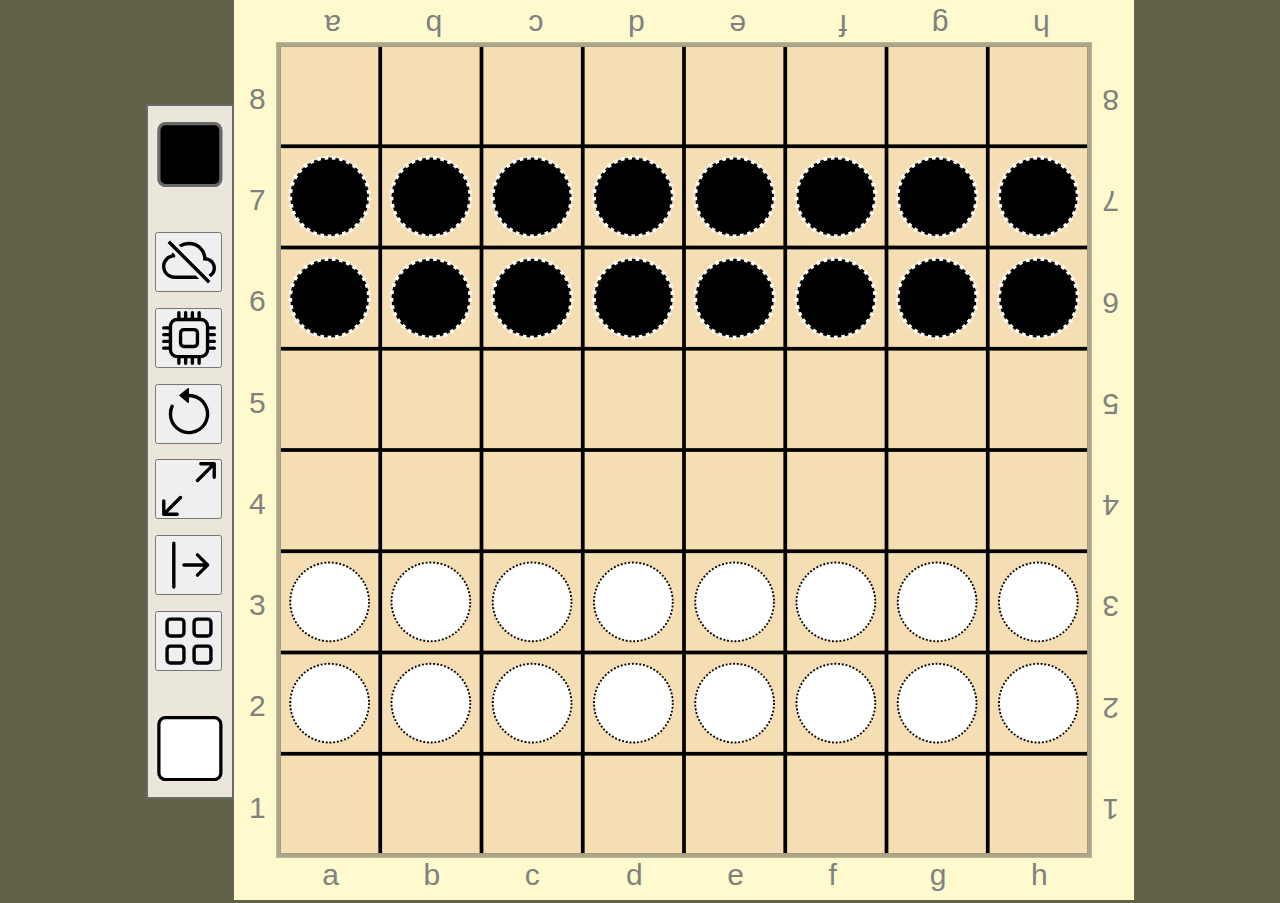
<file: index.html>
<!doctype html>
<html lang="tr">
<head>
    <meta charset="utf-8">
    <meta name="viewport" content="width=device-width, initial-scale=1">
    <meta name="application-name" content="Dama Oyunu">
    <meta name="description" content="Türk Dama Oyunu">
    <meta name="theme-color" content="wheat">
    <link rel="icon" href="./img/favicon.ico">
    <link rel="icon" type="image/png" sizes="192x192" href="./img/favicon-192.png">
    <link rel="apple-touch-icon" href="./img/ikon-apple.png">
    <link rel="stylesheet" href="./css/style.css">
    <link rel="manifest" href="./manifest.json">
    <title>Dama</title>
</head>
<body>
  <main class="solüst">
    <div class="çerçeve">
      <button type="button" class="skor-btn-siyah" aria-label="Siyah skor" id="siyahskor" disabled>
        <svg class="ikon skor-svg" viewBox="0 0 20 20">
          <rect x="0.5" y="0.5" width="19" height="19" rx="2"
                fill="black" stroke="dimgray" stroke-width="1" />
          <text x="6" y="14.5" font-family="sans-serif" fill="white"></text>
        </svg>
      </button>
      <button type="button" aria-label="Çevrim değiştir" id="çevrim">
        <svg class="ikon">
          <use href="./img/icons.svg#cloud-slash"/>
        </svg>
      </button>
      <button type="button" aria-label="Oyuncu değiştir" id="oyuncu">
        <svg class="ikon">
          <use href="./img/icons.svg#cpu"/>
        </svg>
      </button>      
      <button type="button" aria-label="Tahta çevir" id="çevir">
        <svg class="ikon" fill="currentColor">
          <use href="./img/icons.svg#arrow-counterclockwise"/>
        </svg>
      </button>
      <button type="button" aria-label="Çerçeve kaldır-göster" id="çgör">
        <svg class="ikon">
          <use href="./img/icons.svg#arrows-angle-expand"/>
        </svg>
      </button>
      <button type="button" aria-label="Çubuk taşı" id="çutaşı">
        <svg class="ikon yatay">
          <use href="./img/icons.svg#arrow-bar-right"/>
        </svg>
        <svg class="ikon düşey">
          <use href="./img/icons.svg#arrow-bar-down"/>
        </svg>
      </button>
      <button type="button" aria-label="Yeni oyun" id="yeni">
        <svg class="ikon">
          <use href="./img/icons.svg#grid"/>
        </svg>
      </button>
      <button type="button" class="skor-btn-beyaz" aria-label="Beyaz skor" id="beyazskor" disabled>
        <svg class="ikon skor-svg" viewBox="0 0 20 20">
          <rect x="0.5" y="0.5" width="19" height="19" rx="2"
                fill="white" stroke="black" stroke-width="1" />
          <text x="6" y="14.5" font-family="sans-serif" fill="black"></text>
        </svg>
      </button>
    </div>
    <div style="position: relative">
      <object data="./img/tahta.svg" type="image/svg+xml" aria-label="Dama Tahtası"></object>
      <div class="mesaj-kutu" id="anons">
        <div><span id="mesaj1">Mesaj</span><br><span id="mesaj2"></span>
        </div>
      </div>
    </div>
  </main>  
  <script>
    navigator.serviceWorker.register('./serw.js');
  </script>
  <script type="module" src="./js/gir.js"></script>
</body>
</html>
</file>
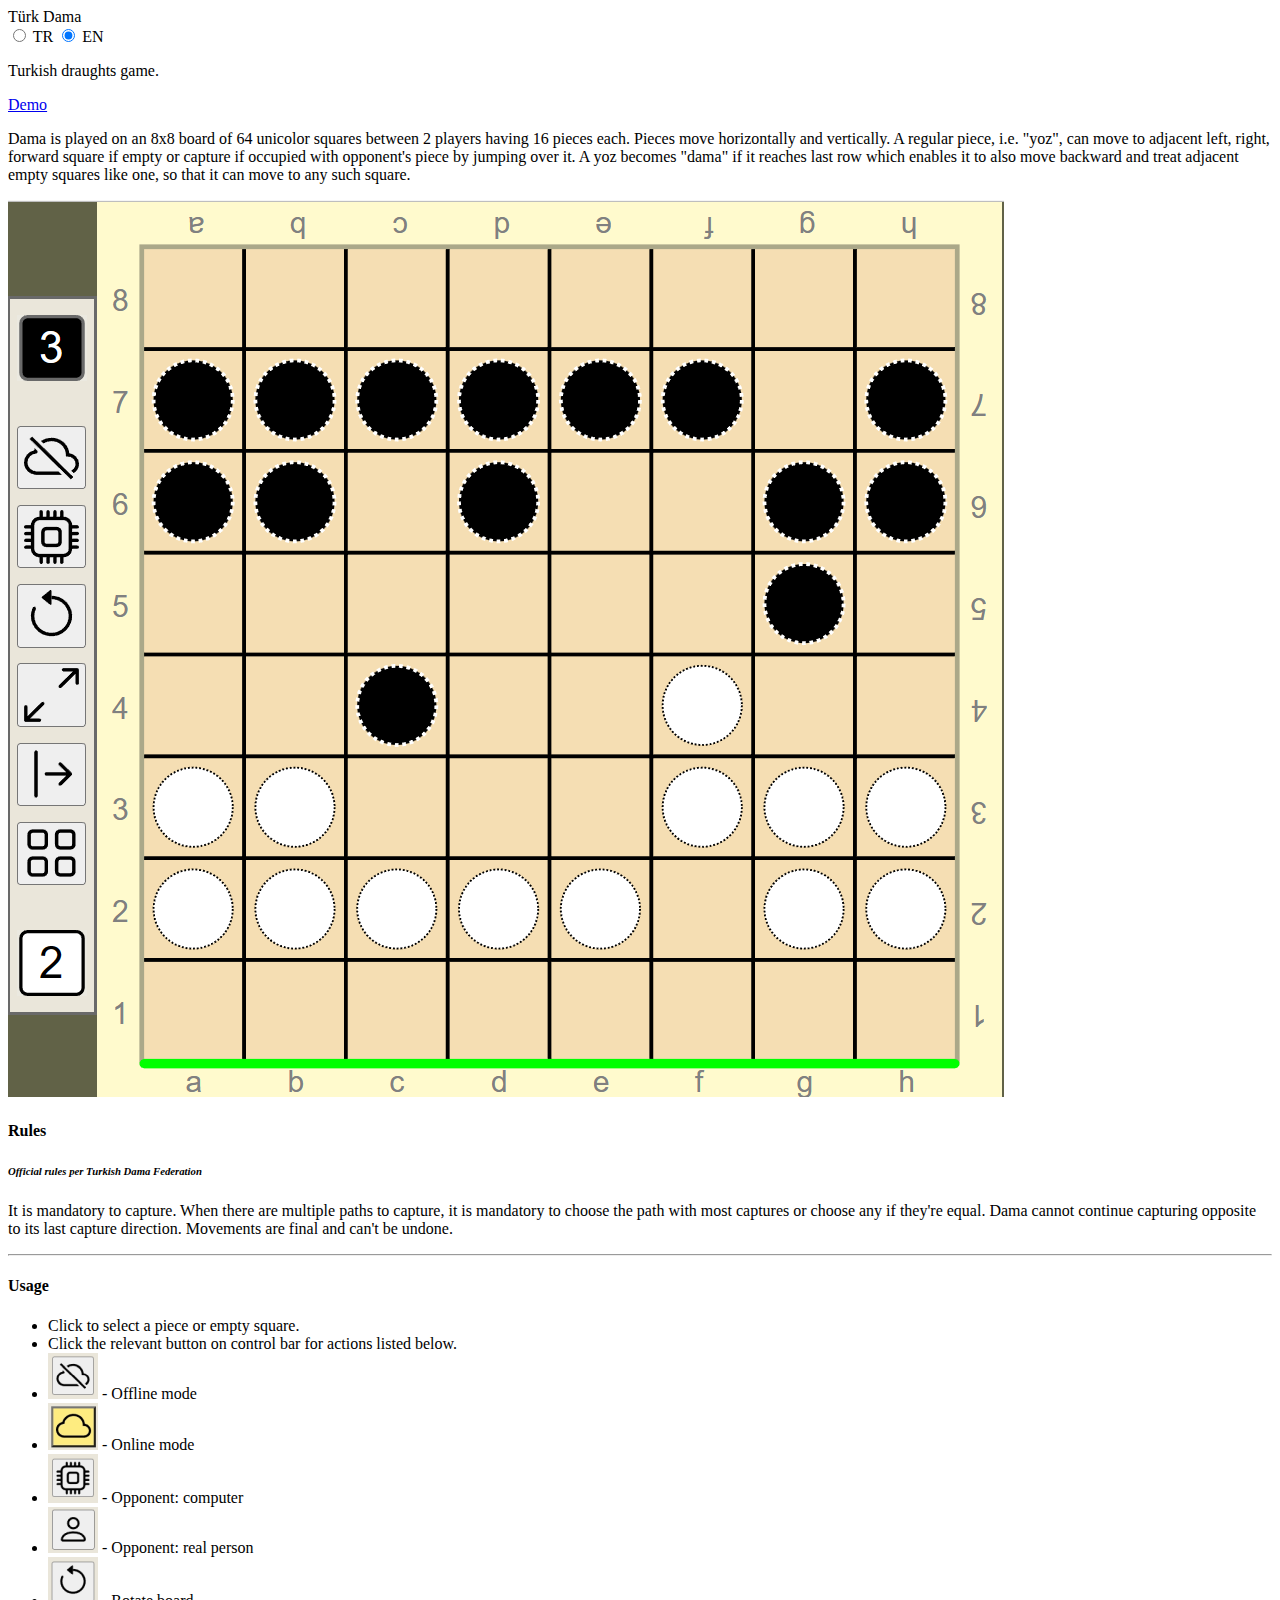
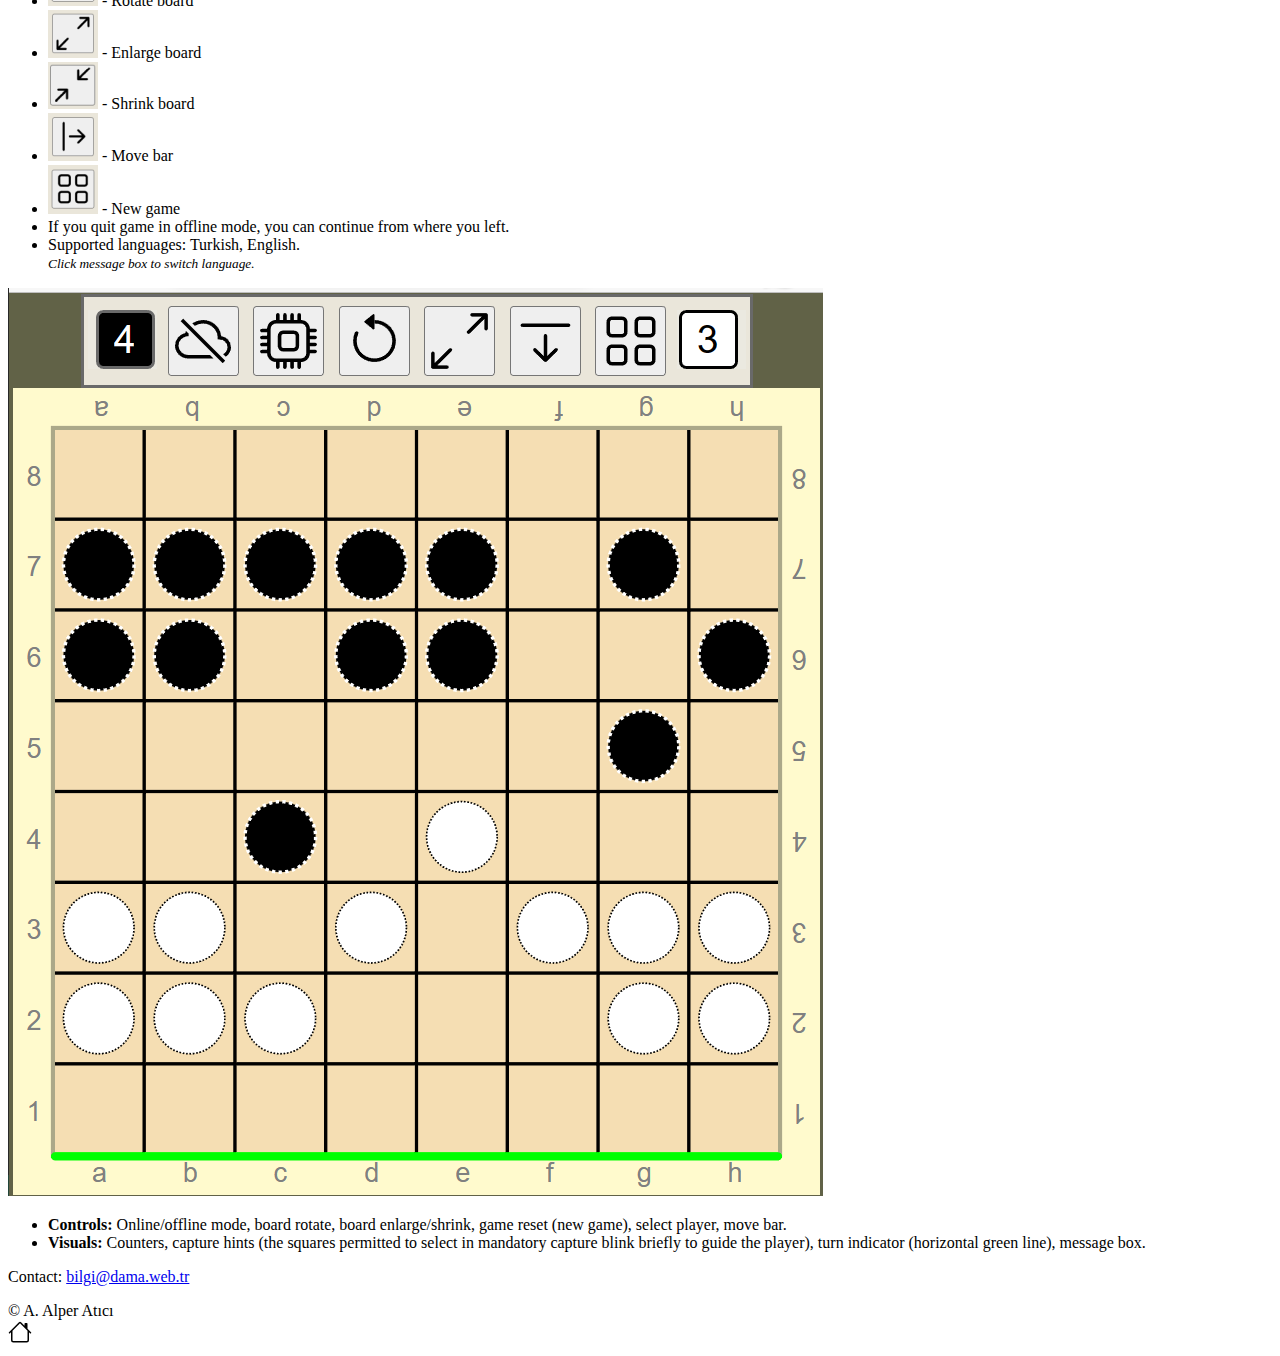
<file: docs/index.html>
<!doctype html>
<html>
  <head>
    <meta charset="utf-8">
    <meta name="viewport" content="width=device-width, initial-scale=1">
    <link rel="icon" href="./favicon.ico">
    <link rel="icon" type="image/png" sizes="192x192" href="./home/favicon-192.png">
    <title>Türk Dama</title>
    <link href="https://cdn.jsdelivr.net/npm/bootstrap@5.3.3/dist/css/bootstrap.min.css" rel="stylesheet" integrity="sha384-QWTKZyjpPEjISv5WaRU9OFeRpok6YctnYmDr5pNlyT2bRjXh0JMhjY6hW+ALEwIH" crossorigin="anonymous">
  </head>
  <body>
    <div class="container-fluid">
      <div class="row align-items-end">
        <div class="col-8 display-4">Türk Dama</div>
        <div class="col">
          <input type="radio" class="btn-check" name="diller" id="dil-tr">
          <label class="btn btn-outline-danger" for="dil-tr"> TR </label>
          <input type="radio" class="btn-check" name="diller" id="dil-en">
          <label class="btn btn-outline-primary" for="dil-en"> EN </label>
        </div>
      </div>
      <div class="row align-items-center pb-4">
        <p class="lead" data-çevir="1">Klasik dama oyunu.</p>
        <a href="https://dama.web.tr/demo/ms.html" class="lead">Demo</a>
        <!-- div class="col-sm-4">
          <a href="https://play.google.com/store/apps/details?id=tr.web.dama.twa">
            <img alt="Get it on Google Play" src="./home/get-play-en.png" data-store="en" class="img-fluid img-thumbnail" hidden/>
            <img alt="Google Play'den alın" src="./home/get-play-tr.png" data-store="tr" class="img-fluid img-thumbnail"/>
          </a>
        </div>
        <div class="col-sm-4">
          <a href="https://apps.microsoft.com/store/detail/9NZ067RSDNRV">
            <img alt="Get it from Microsoft" src="./home/get-ms-en.png" data-store="en" class="img-fluid img-thumbnail" hidden/>
            <img alt="Microsoft'tan alın" src="./home/get-ms-tr.png" data-store="tr" class="img-fluid img-thumbnail"/>
          </a>
        </div -->
      </div>
      <div class="row">
        <p class="col-md-9" data-çevir="2">
          64 adet aynı renkte karesi olan 8x8 boyutunda tahta üzerinde 2 kişiyle oynanır.
          Her oyuncu 16 taşla başlar. Taşlar yatay ve düşey yönlerde hareket eder.
          Yoz taş sol, sağ ve önündeki komşu boş kareye gidebilir, veya bu karede bulunan rakip taşı alabilir.
          Son satıra ulaşan yoz taş dama olur, ve geriye hareket kabiliyeti kazanır.
          Dama taşı birden fazla ardışık boş kareden herhangi birine hareket edebilir.
        </p>
      </div>
      <div class="row align-items-center">
        <div class="col-sm-6 col-md-4">
          <img src="./home/tahta1.png" class="img-fluid img-thumbnail">
        </div>
        <div class="col-sm">
          <div class="card">
            <h4 class="card-header" data-çevir="3">Kurallar</h4>
            <div class="card-body">
              <h6 class="card-subtitle text-body-secondary mb-2"><em data-çevir="4">Federasyonca ilan edilen resmi kurallardır</em></h6>
              <p class="card-text" data-çevir="5">Taş almak zorunludur.
                Birden fazla taş alma yolu varsa en fazla taş alınan yolu seçmek zorunludur,
                eşit sayıda taş alma durumunda seçim oyuncuya bırakılır.
                Dama, son taş aldığı yönün tam tersi yönde taş almaya devam edemez.
                Yapılan hamle geri alınmaz.</p>
            </div>
          </div>
        </div>
        <hr class="mt-3">
      </div>
      <div class="row pt-2 mb-4">
        <div class="col-sm">
          <div class="card">
            <h4 class="card-header" data-çevir="6">Kullanım</h4>
            <div class="card-body">
              <ul class="list-group list-group-flush">
                <li class="list-group-item" data-çevir="7">Taş veya boş kareyi tıklayarak seçin.</li>
                <li class="list-group-item" data-çevir="8">Denetim çubuğundaki işlevleri kullanmak için ilgili butona tıklayın.</li>
                <li class="list-group-item"><img class="img-fluid rounded" src="./home/offline.png"><span data-çevir="9"> - Çevirm dışı</span></li>
                <li class="list-group-item"><img class="img-fluid rounded" src="./home/online.png"><span data-çevir="10"> - Çevrim içi</span></li>
                <li class="list-group-item"><img class="img-fluid rounded" src="./home/ocomp.png"><span data-çevir="11"> - Rakip: bilgisayar</span></li>
                <li class="list-group-item"><img class="img-fluid rounded" src="./home/operson.png"><span data-çevir="12"> - Rakip: gerçek kişi</span></li>
                <li class="list-group-item"><img class="img-fluid rounded" src="./home/rotate.png"><span data-çevir="13"> - Tahtayı çevir</span></li>
                <li class="list-group-item"><img class="img-fluid rounded" src="./home/enlarge.png"><span data-çevir="14"> - Tahta büyült</span></li>
                <li class="list-group-item"><img class="img-fluid rounded" src="./home/shrink.png"><span data-çevir="15"> - Tahta küçült</span></li>
                <li class="list-group-item"><img class="img-fluid rounded" src="./home/mvbar.png"><span data-çevir="16"> - Çubuk taşı</span></li>
                <li class="list-group-item"><img class="img-fluid rounded" src="./home/newreset.png"><span data-çevir="17"> - Yeni oyun</span></li>
                <li class="list-group-item" data-çevir="18">Çevrim dışı oynarken, oyundan çıkıp geri döndüğünüzde oyun kaldığı yerden devam eder.</li>
                <li class="list-group-item"><span data-çevir="19">Diller: Türkçe, İngilizce.</span><br><small><em data-çevir="20">Dili değiştirmek için mesaj kutusuna tıklayın.</em></small></li>
              </ul>
            </div>          
          </div>
        </div>
        <div class="col-sm-6">
          <div class="card">
            <img src="./home/tahta2.png" class="card-img-top">
            <div class="card-body">
              <ul class="list-group list-group-flush">
                <li class="list-group-item">
                  <strong data-çevir="21">Denetim işlevleri: </strong><span data-çevir="22">Tahta çevirme, büyültme/küçültme, sıfırlama(yeni oyun), oyuncu seçimi, çubuk taşıma.</span>
                </li>
                <li class="list-group-item">
                  <strong data-çevir="23">Görsel öğeler: </strong><span data-çevir="24">Sayaçlar, alım kılavuzları (zorunlu taş alımında yanlış kareye tıklanırsa kılavuzlar belirir), 
                    sıra göstergesi (yatay yeşil çubuk), mesaj kutusu.</span>
                </li>
              </ul>
            </div>
            <div class="card-footer">
              <!-- p><a href="./privacy.html" data-çevir>Türk Dama gizlilik politikası</a></p -->
              <p><span data-çevir="25">İletişim: </span><a href="mailto:bilgi@dama.web.tr">bilgi@dama.web.tr</a></p>
            </div>
          </div>
        </div>
      </div>
      <!-- hr -->
      <div class="row py-3 my-2 border-top">
        <div class="col-sm-11 text-center text-body-secondary">&copy; A. Alper Atıcı</div>
        <div class="col-sm text-center text-sm-end">
          <a href="https://github.com/alperali/dama" class="text-body-secondary"><img src="./home/house.svg" alt="Proje sayfası" width="24" height="24"></a>
        </div>
      </div>
    </div>
    <script src="https://cdn.jsdelivr.net/npm/bootstrap@5.3.3/dist/js/bootstrap.bundle.min.js" integrity="sha384-YvpcrYf0tY3lHB60NNkmXc5s9fDVZLESaAA55NDzOxhy9GkcIdslK1eN7N6jIeHz" crossorigin="anonymous"></script>
    <script>
      /*---------------------------------------------------------------------------
       * Telif Hakkı/Copyright A. Alper Atıcı. Her Hakkı Saklıdır.
       * All Rights Reserved. This is not free software.
       *---------------------------------------------------------------------------*/
      onload = () => {
        let dil;
        const tmc = document.querySelectorAll('[data-çevir]');
        const lng = navigator.language.slice(0,2).toLowerCase() != 'tr' ? 'en' : 'tr';
        dil = localStorage.getItem('dil') ?? (localStorage.setItem('dil', lng), lng);
        document.querySelector('#dil-en').addEventListener('change', () => {
          dil = 'en';
          // document.querySelectorAll('[data-store="tr"]').forEach(e => e.setAttribute('hidden', ''));
          // document.querySelectorAll('[data-store="en"]').forEach(e => e.removeAttribute('hidden'));
          çevir();
        });
        document.querySelector('#dil-tr').addEventListener('change', () => {
          dil = 'tr';
          // document.querySelectorAll('[data-store="en"]').forEach(e => e.setAttribute('hidden', ''));
          // document.querySelectorAll('[data-store="tr"]').forEach(e => e.removeAttribute('hidden'));
          çevir();
        });
        function çevir() {
          localStorage.setItem('dil', dil);
          document.documentElement.setAttribute('lang', dil);
          for (const t of tmc)
            t.textContent = m[t.dataset.çevir][dil];
        }
        const m = {
          "1":
            {'tr': 'Klasik dama oyunu.', 
             'en': 'Turkish draughts game.'
            },
            // {'tr': 'Microsoft Store’dan indirin.',
            //  'en': 'Install this app from Microsoft Store.'
            // },
          "2":
            {'tr': `64 adet aynı renkte karesi olan 8x8 boyutunda tahta üzerinde 2 kişiyle oynanır.
                    Her oyuncu 16 taşla başlar. Taşlar yatay ve düşey yönlerde hareket eder.
                    Yoz taş sol, sağ ve önündeki komşu boş kareye gidebilir, veya bu karede bulunan rakip taşı alabilir.
                    Son satıra ulaşan yoz taş dama olur, ve geriye hareket kabiliyeti kazanır.
                    Dama taşı birden fazla ardışık boş kareden herhangi birine hareket edebilir.`,
             'en': `Dama is played on an 8x8 board of 64 unicolor squares between 2 players having 16 pieces each.
                    Pieces move horizontally and vertically.
                    A regular piece, i.e. "yoz", can move to adjacent left, right, forward square if empty or capture if occupied with opponent's piece by jumping over it.
                    A yoz becomes "dama" if it reaches last row which enables it to also move backward and treat adjacent empty squares like one,
                    so that it can move to any such square.`
            },
          "3":
            {'tr': 'Kurallar',
             'en': 'Rules'
            },
          "4":
            {'tr': 'Federasyonca ilan edilen resmi kurallardır',
             'en': 'Official rules per Turkish Dama Federation'
            },
          "5":
            {'tr': `Taş almak zorunludur.
                    Birden fazla taş alma yolu varsa en fazla taş alınan yolu seçmek zorunludur,
                    eşit sayıda taş alma durumunda seçim oyuncuya bırakılır.
                    Dama, son taş aldığı yönün tam tersi yönde taş almaya devam edemez.
                    Yapılan hamle geri alınmaz.`,
             'en': `It is mandatory to capture.
                    When there are multiple paths to capture, it is mandatory to choose the path with most captures or choose any if they're equal.
                    Dama cannot continue capturing opposite to its last capture direction.
                    Movements are final and can't be undone.`
            },
          "6":
            {'tr': 'Kullanım',
             'en': 'Usage'
            },
          "7":
            {'tr': 'Taş veya boş kareyi tıklayarak seçin.',
             'en': 'Click to select a piece or empty square.'
            },
          "8":
            {'tr': 'Denetim çubuğundaki işlevleri kullanmak için ilgili butona tıklayın.',
             'en': 'Click the relevant button on control bar for actions listed below.'
            },
          "9":
            {'tr': ' - Çevrim dışı',
             'en': ' - Offline mode'
            },
          "10":
            {'tr': ' - Çevrim içi',
             'en': ' - Online mode'
            },
          "11":
            {'tr': ' - Rakip: bilgisayar',
             'en': ' - Opponent: computer'
            },
          "12":
            {'tr': ' - Rakip: gerçek kişi',
             'en': ' - Opponent: real person'
            },
          "13":
            {'tr': ' - Tahtayı çevir',
             'en': ' - Rotate board'
            },
          "14":
            {'tr': ' - Tahta büyült',
             'en': ' - Enlarge board'
            },
          "15":
            {'tr': ' - Tahta küçült',
             'en': ' - Shrink board'
            },
          "16":
            {'tr': ' - Çubuk taşı',
             'en': ' - Move bar'
            },
          "17":
            {'tr': ' - Yeni oyun',
             'en': ' - New game' 
            },
          "18":
            {'tr': 'Çevrim dışı oynarken, oyundan çıkıp geri döndüğünüzde oyun kaldığı yerden devam eder.',
             'en': 'If you quit game in offline mode, you can continue from where you left.' 
            },
          "19":
            {'tr': 'Diller: Türkçe, İngilizce.',
             'en': 'Supported languages: Turkish, English.' 
            },
          "20":
            {'tr': 'Dili değiştirmek için mesaj kutusuna tıklayın.',
             'en': 'Click message box to switch language.' 
            },
          "21":
            {'tr': 'Denetim işlevleri: ',
             'en': 'Controls: ' 
            },
          "22":
            {'tr': 'Çevrim içi/dışı, tahta çevirme, tahta büyültme/küçültme, sıfırlama (yeni oyun), oyuncu seçimi, çubuk taşıma.',
             'en': 'Online/offline mode, board rotate, board enlarge/shrink, game reset (new game), select player, move bar.'
            },
          "23":
            {'tr': 'Görsel öğeler: ',
             'en': 'Visuals: '
            },
          "24":
            {'tr': `Sayaçlar, alım kılavuzları (zorunlu taş alımında yanlış kareye tıklanırsa kılavuzlar belirir), 
                    sıra göstergesi (yatay yeşil çubuk), mesaj kutusu.`,
             'en': `Counters, capture hints (the squares permitted to select in mandatory capture blink briefly to guide the player),
                    turn indicator (horizontal green line), message box.`
            },
            /* {'tr': 'Türk Dama gizlilik politikası',
            'en': 'Türk Dama privacy policy'
            }, */
          "25":
            {'tr': 'İletişim: ',
             'en': 'Contact: '
            }
        };
        document.querySelector(`#dil-${dil}`).click();
      };
    </script>
  </body>
</html>
</file>
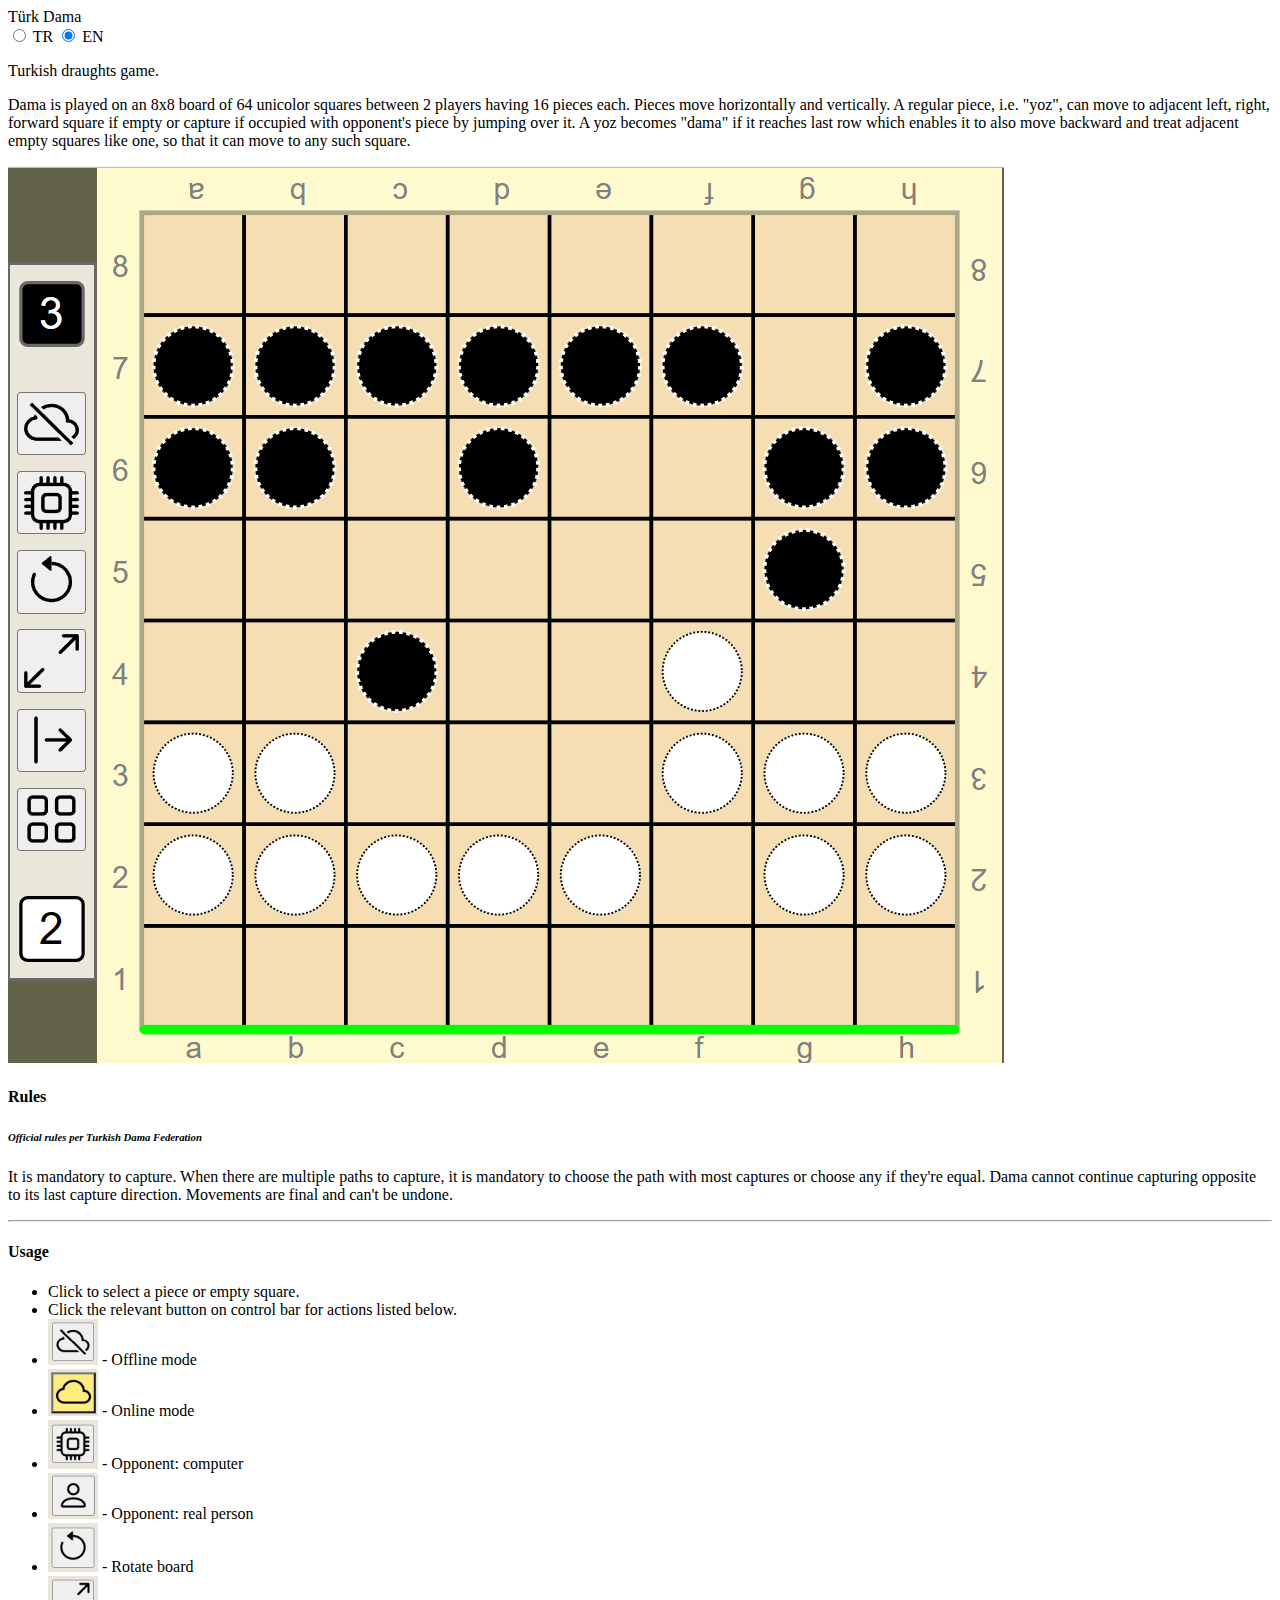
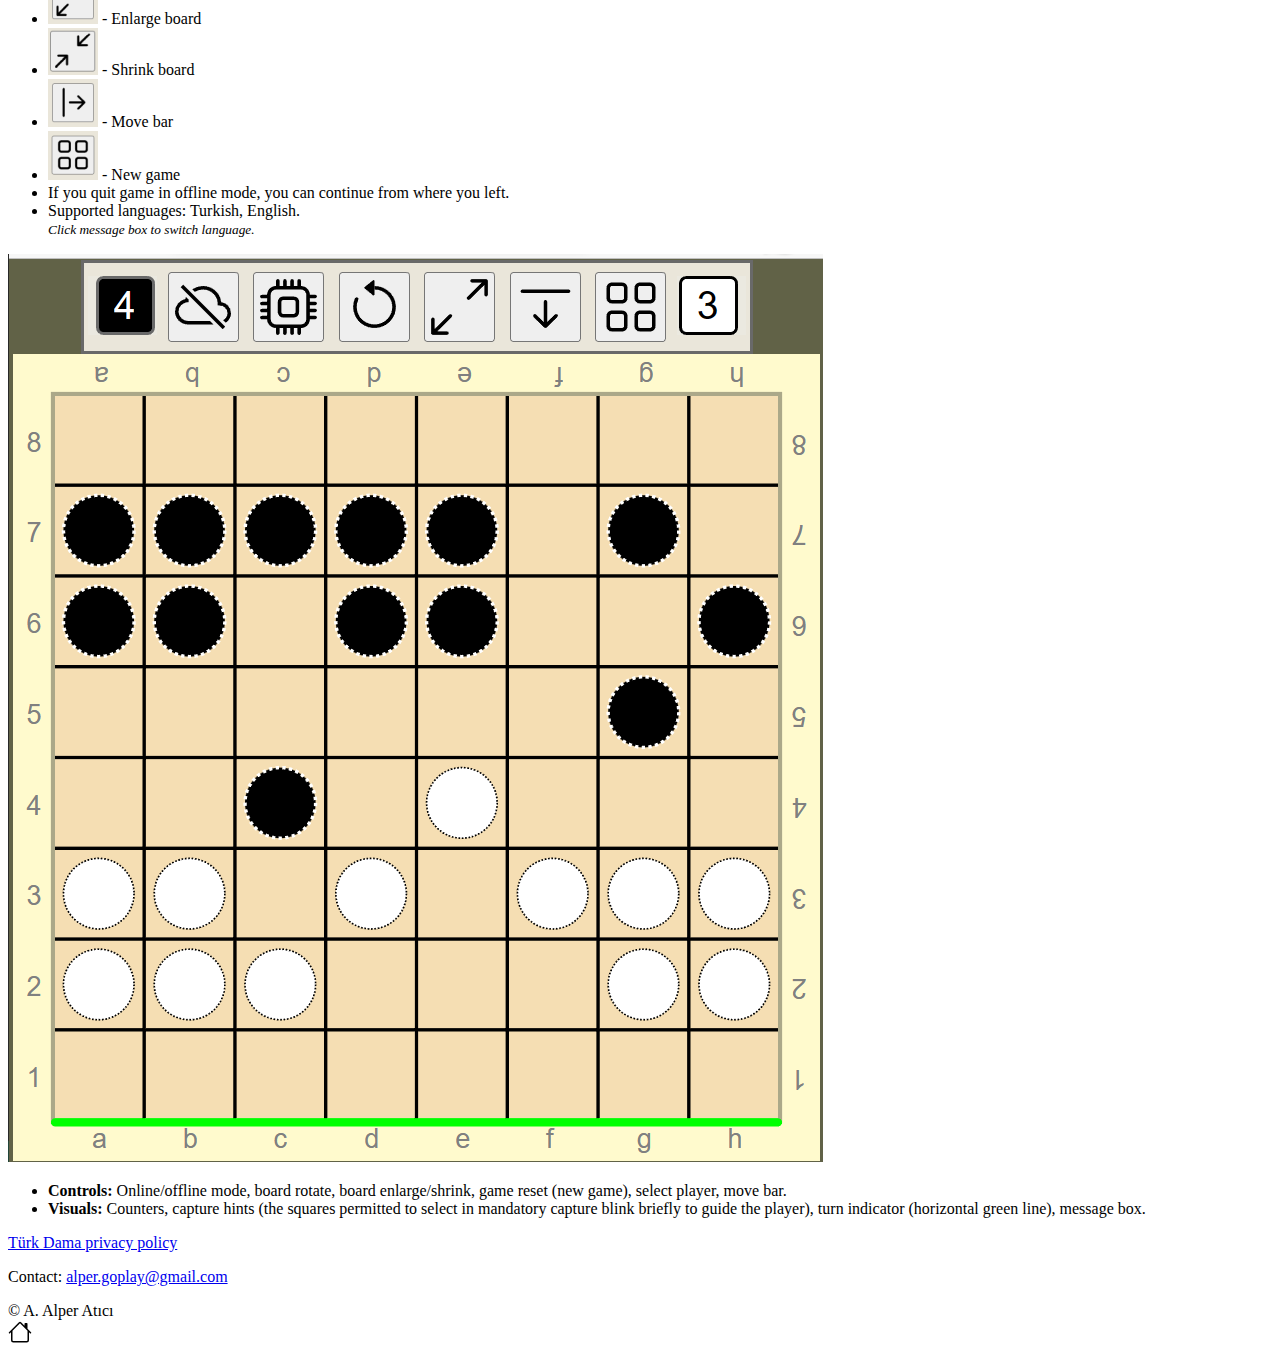
<file: site/index.html>
<!doctype html>
<html>
  <head>
    <meta charset="utf-8">
    <meta name="viewport" content="width=device-width, initial-scale=1">
    <link rel="icon" href="./favicon.ico">
    <link rel="icon" type="image/png" sizes="192x192" href="./home/favicon-192.png">
    <title>Türk Dama</title>
    <link href="https://cdn.jsdelivr.net/npm/bootstrap@5.3.0/dist/css/bootstrap.min.css" rel="stylesheet" integrity="sha384-9ndCyUaIbzAi2FUVXJi0CjmCapSmO7SnpJef0486qhLnuZ2cdeRhO02iuK6FUUVM" crossorigin="anonymous">
  </head>
  <body>
    <div class="container-fluid">
      <div class="row align-items-end">
        <div class="col-8 display-4">Türk Dama</div>
        <div class="col">
          <input type="radio" class="btn-check" name="diller" id="dil-tr" autocomplete="off">
          <label class="btn btn-outline-danger" for="dil-tr"> TR </label>
          <input type="radio" class="btn-check" name="diller" id="dil-en" autocomplete="off">
          <label class="btn btn-outline-primary" for="dil-en"> EN </label>
        </div>
      </div>
      <div class="row align-items-center pb-4">
        <p class="lead" çevir>Klasik dama oyunu.</p>
        <!-- div class="col-sm-4">
          <a href="https://play.google.com/store/apps/details?id=tr.web.dama.twa">
            <img alt="Get it on Google Play" src="./home/get-play-en.png" data-store="en" class="img-fluid img-thumbnail" hidden/>
            <img alt="Google Play'den alın" src="./home/get-play-tr.png" data-store="tr" class="img-fluid img-thumbnail"/>
          </a>
        </div>
        <div class="col-sm-4">
          <a href="https://apps.microsoft.com/store/detail/9NZ067RSDNRV">
            <img alt="Get it from Microsoft" src="./home/get-ms-en.png" data-store="en" class="img-fluid img-thumbnail" hidden/>
            <img alt="Microsoft'tan alın" src="./home/get-ms-tr.png" data-store="tr" class="img-fluid img-thumbnail"/>
          </a>
        </div -->
      </div>
      <div class="row">
        <p class="col-md-9" çevir>
          64 adet aynı renkte karesi olan 8x8 boyutunda tahta üzerinde 2 kişiyle oynanır.
          Her oyuncu 16 taşla başlar. Taşlar yatay ve düşey yönlerde hareket eder.
          Yoz taş sol, sağ ve önündeki komşu boş kareye gidebilir, veya bu karede bulunan rakip taşı alabilir.
          Son satıra ulaşan yoz taş dama olur, ve geriye hareket kabiliyeti kazanır.
          Dama taşı birden fazla ardışık boş kareden herhangi birine hareket edebilir.
        </p>
      </div>
      <div class="row align-items-center">
        <div class="col-sm-6 col-md-4">
          <img src="./home/tahta1.png" class="img-fluid img-thumbnail">
        </div>
        <div class="col-sm">
          <div class="card">
            <h4 class="card-header" çevir>Kurallar</h4>
            <div class="card-body">
              <h6 class="card-subtitle text-body-secondary mb-2"><em çevir>Federasyonca ilan edilen resmi kurallardır</em></h6>
              <p class="card-text" çevir>Taşlar yatay ve düşey hareket eder. Taş almak zorunludur.
                Birden fazla taş alma yolu varsa en fazla taş alınan yolu seçmek zorunludur,
                eşit sayıda taş alma durumunda seçim oyuncuya bırakılır.
                Dama, son taş aldığı yönün tam tersi yönde taş almaya devam edemez.
                Yapılan hamle geri alınmaz.</p>
            </div>
          </div>
        </div>
        <hr class="mt-3">
      </div>
      <div class="row pt-2 mb-4">
        <div class="col-sm">
          <div class="card">
            <h4 class="card-header" çevir>Kullanım</h4>
            <div class="card-body">
              <ul class="list-group list-group-flush">
                <li class="list-group-item" çevir>Taş veya boş kareyi tıklayarak seçin.</li>
                <li class="list-group-item" çevir>Denetim çubuğundaki işlevleri kullanmak için ilgili butona tıklayın.</li>
                <li class="list-group-item"><img class="img-fluid rounded" src="./home/offline.png"><span çevir> - Çevirm dışı</span></li>
                <li class="list-group-item"><img class="img-fluid rounded" src="./home/online.png"><span çevir> - Çevrim içi</span></li>
                <li class="list-group-item"><img class="img-fluid rounded" src="./home/ocomp.png"><span çevir> - Rakip: bilgisayar</span></li>
                <li class="list-group-item"><img class="img-fluid rounded" src="./home/operson.png"><span çevir> - Rakip: gerçek kişi</span></li>
                <li class="list-group-item"><img class="img-fluid rounded" src="./home/rotate.png"><span çevir> - Tahtayı çevir</span></li>
                <li class="list-group-item"><img class="img-fluid rounded" src="./home/enlarge.png"><span çevir> - Tahta büyült</span></li>
                <li class="list-group-item"><img class="img-fluid rounded" src="./home/shrink.png"><span çevir> - Tahta küçült</span></li>
                <li class="list-group-item"><img class="img-fluid rounded" src="./home/mvbar.png"><span çevir> - Çubuk taşı</span></li>
                <li class="list-group-item"><img class="img-fluid rounded" src="./home/newreset.png"><span çevir> - Yeni oyun</span></li>
                <li class="list-group-item" çevir>Çevrim dışı oynarken, oyundan çıkıp geri döndüğünüzde oyun kaldığı yerden devam eder.</li>
                <li class="list-group-item"><span çevir>Diller: Türkçe, İngilizce.</span><br><small><em çevir>Dili değiştirmek için mesaj kutusuna tıklayın.</em></small></li>
              </ul>
            </div>          
          </div>
        </div>
        <div class="col-sm-6">
          <div class="card">
            <img src="./home/tahta2.png" class="card-img-top">
            <div class="card-body">
              <ul class="list-group list-group-flush">
                <li class="list-group-item">
                  <strong çevir>Denetim işlevleri: </strong><span çevir>Tahta çevirme, büyültme/küçültme, sıfırlama(yeni oyun), oyuncu seçimi, çubuk taşıma.</span>
                </li>
                <li class="list-group-item">
                  <strong çevir>Görsel öğeler: </strong><span çevir>Sayaçlar, alım kılavuzları (zorunlu taş alımında yanlış kareye tıklanırsa kılavuzlar belirir), 
                    sıra göstergesi (yatay yeşil çubuk), mesaj kutusu.</span>
                </li>
              </ul>
            </div>
            <div class="card-footer">
              <p><a href="./privacy.html" çevir>Türk Dama gizlilik politikası</a></p>
              <p><span çevir>İletişim: </span><a href="mailto:alper.goplay@gmail.com">alper.goplay@gmail.com</a></p>
            </div>
          </div>
        </div>
      </div>
      <!-- hr -->
      <div class="row py-3 my-2 border-top">
        <div class="col-sm-11 text-center text-body-secondary">&copy; A. Alper Atıcı</div>
        <div class="col-sm text-center text-sm-end">
          <a href="https://github.com/alperali/dama" class="text-body-secondary"><img src="./home/house.svg" alt="Proje sayfası" width="24" height="24"></a>
        </div>
      </div>
    </div>
    <script src="https://cdn.jsdelivr.net/npm/bootstrap@5.3.0/dist/js/bootstrap.bundle.min.js" integrity="sha384-geWF76RCwLtnZ8qwWowPQNguL3RmwHVBC9FhGdlKrxdiJJigb/j/68SIy3Te4Bkz" crossorigin="anonymous"></script>
    <script>
      /*---------------------------------------------------------------------------
       * Telif Hakkı/Copyright A. Alper Atıcı. Her Hakkı Saklıdır.
       * All Rights Reserved. This is not free software.
       *---------------------------------------------------------------------------*/
      onload = () => {
        let dil;
        const tmc = document.querySelectorAll('[çevir]');
        const lng = navigator.language.slice(0,2).toLowerCase() != 'tr' ? 'en' : 'tr';
        dil = localStorage.getItem('dil') ?? (localStorage.setItem('dil', lng), lng);
        document.querySelector('#dil-en').addEventListener('change', () => {
          dil = 'en';
          document.querySelectorAll('[data-store="tr"]').forEach(e => e.setAttribute('hidden', ''));
          document.querySelectorAll('[data-store="en"]').forEach(e => e.removeAttribute('hidden'));
          çevir();
        });
        document.querySelector('#dil-tr').addEventListener('change', () => {
          dil = 'tr';
          document.querySelectorAll('[data-store="en"]').forEach(e => e.setAttribute('hidden', ''));
          document.querySelectorAll('[data-store="tr"]').forEach(e => e.removeAttribute('hidden'));
          çevir();
        });
        function çevir() {
          localStorage.setItem('dil', dil);
          document.documentElement.setAttribute('lang', dil);
          for (const [i, t] of tmc.entries())
            t.textContent = m[i][dil];
        }
        const m = [
          {'tr': 'Klasik dama oyunu.', 
           'en': 'Turkish draughts game.'
          },
          // {'tr': 'Microsoft Store’dan indirin.',
          //  'en': 'Install this app from Microsoft Store.'
          // },
          {'tr': `64 adet aynı renkte karesi olan 8x8 boyutunda tahta üzerinde 2 kişiyle oynanır.
                  Her oyuncu 16 taşla başlar. Taşlar yatay ve düşey yönlerde hareket eder.
                  Yoz taş sol, sağ ve önündeki komşu boş kareye gidebilir, veya bu karede bulunan rakip taşı alabilir.
                  Son satıra ulaşan yoz taş dama olur, ve geriye hareket kabiliyeti kazanır.
                  Dama taşı birden fazla ardışık boş kareden herhangi birine hareket edebilir.`,
           'en': `Dama is played on an 8x8 board of 64 unicolor squares between 2 players having 16 pieces each.
                  Pieces move horizontally and vertically.
                  A regular piece, i.e. "yoz", can move to adjacent left, right, forward square if empty or capture if occupied with opponent's piece by jumping over it.
                  A yoz becomes "dama" if it reaches last row which enables it to also move backward and treat adjacent empty squares like one,
                  so that it can move to any such square.`
          },
          {'tr': 'Kurallar',
           'en': 'Rules'
          },
          {'tr': 'Federasyonca ilan edilen resmi kurallardır',
           'en': 'Official rules per Turkish Dama Federation'
          },
          {'tr': `Taş almak zorunludur.
                  Birden fazla taş alma yolu varsa en fazla taş alınan yolu seçmek zorunludur,
                  eşit sayıda taş alma durumunda seçim oyuncuya bırakılır.
                  Dama, son taş aldığı yönün tam tersi yönde taş almaya devam edemez.
                  Yapılan hamle geri alınmaz.`,
           'en': `It is mandatory to capture.
                  When there are multiple paths to capture, it is mandatory to choose the path with most captures or choose any if they're equal.
                  Dama cannot continue capturing opposite to its last capture direction.
                  Movements are final and can't be undone.`
          },
          {'tr': 'Kullanım',
           'en': 'Usage'
          },
          {'tr': 'Taş veya boş kareyi tıklayarak seçin.',
           'en': 'Click to select a piece or empty square.'
          },
          {'tr': 'Denetim çubuğundaki işlevleri kullanmak için ilgili butona tıklayın.',
           'en': 'Click the relevant button on control bar for actions listed below.'
          },
          {'tr': ' - Çevrim dışı',
           'en': ' - Offline mode'
          },
          {'tr': ' - Çevrim içi',
           'en': ' - Online mode'
          },
          {'tr': ' - Rakip: bilgisayar',
           'en': ' - Opponent: computer'
          },
          {'tr': ' - Rakip: gerçek kişi',
           'en': ' - Opponent: real person'
          },
          {'tr': ' - Tahtayı çevir',
           'en': ' - Rotate board'
          },
          {'tr': ' - Tahta büyült',
           'en': ' - Enlarge board'
          },
          {'tr': ' - Tahta küçült',
           'en': ' - Shrink board'
          },
          {'tr': ' - Çubuk taşı',
           'en': ' - Move bar'
          },
          {'tr': ' - Yeni oyun',
           'en': ' - New game' 
          },
          {'tr': 'Çevrim dışı oynarken, oyundan çıkıp geri döndüğünüzde oyun kaldığı yerden devam eder.',
           'en': 'If you quit game in offline mode, you can continue from where you left.' 
          },
          {'tr': 'Diller: Türkçe, İngilizce.',
           'en': 'Supported languages: Turkish, English.' 
          },
          {'tr': 'Dili değiştirmek için mesaj kutusuna tıklayın.',
           'en': 'Click message box to switch language.' 
          },
          {'tr': 'Denetim işlevleri: ',
           'en': 'Controls: ' 
          },
          {'tr': 'Çevrim içi/dışı, tahta çevirme, tahta büyültme/küçültme, sıfırlama (yeni oyun), oyuncu seçimi, çubuk taşıma.',
           'en': 'Online/offline mode, board rotate, board enlarge/shrink, game reset (new game), select player, move bar.'
          },
          {'tr': 'Görsel öğeler: ',
           'en': 'Visuals: '
          },
          {'tr': `Sayaçlar, alım kılavuzları (zorunlu taş alımında yanlış kareye tıklanırsa kılavuzlar belirir), 
                  sıra göstergesi (yatay yeşil çubuk), mesaj kutusu.`,
           'en': `Counters, capture hints (the squares permitted to select in mandatory capture blink briefly to guide the player),
                  turn indicator (horizontal green line), message box.`
          },
          {'tr': 'Türk Dama gizlilik politikası',
           'en': 'Türk Dama privacy policy'
          },
          {'tr': 'İletişim: ',
           'en': 'Contact: '
          }
        ];
        document.querySelector(`#dil-${dil}`).click();
      };
    </script>
  </body>
</html>
</file>
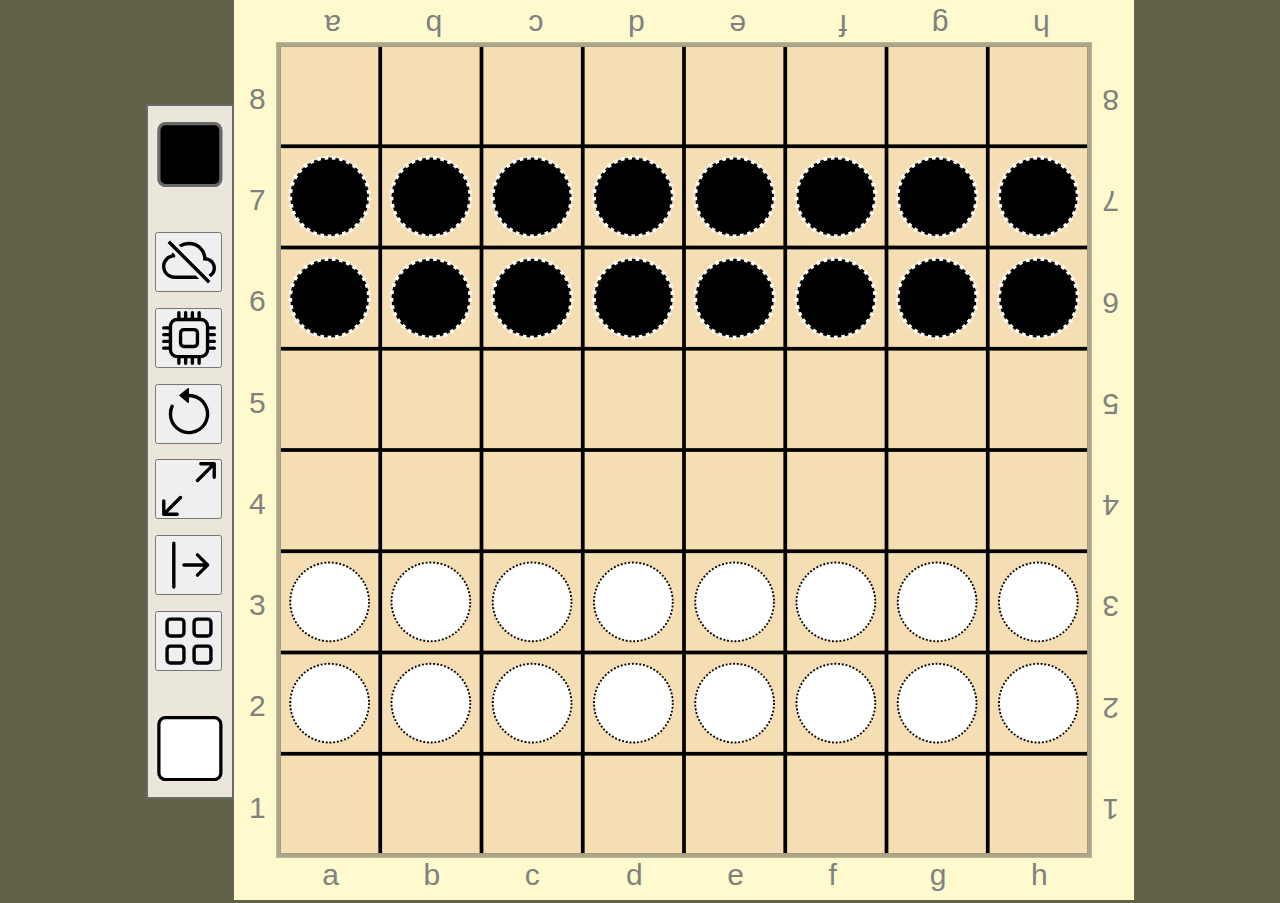
<file: ms.html>
<!doctype html>
<html lang="tr">
<head>
    <meta charset="utf-8">
    <meta name="viewport" content="width=device-width, initial-scale=1">
    <meta name="application-name" content="Dama Oyunu">
    <meta name="description" content="Türk Dama Oyunu">
    <meta name="theme-color" content="wheat">
    <link rel="icon" href="./img/favicon.ico">
    <link rel="icon" type="image/png" sizes="192x192" href="./img/favicon-192.png">
    <link rel="apple-touch-icon" href="./img/ikon-apple.png">
    <link rel="stylesheet" href="./css/style.css">
    <link rel="manifest" href="./manifest.json" crossorigin="use-credentials">
    <title>Dama</title>
</head>
<body>
  <main class="solüst">
    <div class="çerçeve">
      <button type="button" class="skor-btn-siyah" aria-label="Siyah skor" id="siyahskor" disabled>
        <svg class="ikon skor-svg" viewBox="0 0 20 20">
          <rect x="0.5" y="0.5" width="19" height="19" rx="2"
                fill="black" stroke="dimgray" stroke-width="1" />
          <text x="6" y="14.5" font-family="sans-serif" fill="white"></text>
        </svg>
      </button>
      <button type="button" aria-label="Çevrim değiştir" id="çevrim">
        <svg class="ikon">
          <use href="./img/icons.svg#cloud-slash"/>
        </svg>
      </button>
      <button type="button" aria-label="Oyuncu değiştir" id="oyuncu">
        <svg class="ikon">
          <use href="./img/icons.svg#cpu"/>
        </svg>
      </button>      
      <button type="button" aria-label="Tahta çevir" id="çevir">
        <svg class="ikon">
          <use href="./img/icons.svg#arrow-counterclockwise"/>
        </svg>
      </button>
      <button type="button" aria-label="Çerçeve kaldır-göster" id="çgör">
        <svg class="ikon">
          <use href="./img/icons.svg#arrows-angle-expand"/>
        </svg>
      </button>
      <button type="button" aria-label="Çubuk taşı" id="çutaşı">
        <svg class="ikon yatay">
          <use href="./img/icons.svg#arrow-bar-right"/>
        </svg>
        <svg class="ikon düşey">
          <use href="./img/icons.svg#arrow-bar-down"/>
        </svg>
      </button>
      <button type="button" aria-label="Yeni oyun" id="yeni">
        <svg class="ikon">
          <use href="./img/icons.svg#grid"/>
        </svg>
      </button>
      <button type="button" class="skor-btn-beyaz" aria-label="Beyaz skor" id="beyazskor" disabled>
        <svg class="ikon skor-svg" viewBox="0 0 20 20">
          <rect x="0.5" y="0.5" width="19" height="19" rx="2"
                fill="white" stroke="black" stroke-width="1" />
          <text x="6" y="14.5" font-family="sans-serif" fill="black"></text>
        </svg>
      </button>
    </div>
    <div style="position: relative">
      <object data="./img/tahta.svg" type="image/svg+xml" aria-label="Dama Tahtası"></object>
      <div class="mesaj-kutu" id="anons">
        <div><span id="mesaj1">Mesaj</span><br><span id="mesaj2"></span>
        </div>
      </div>
    </div>
  </main>  
  <script>
    navigator.serviceWorker.register('./serw.js');
  </script>
  <script type="module" src="./js/gir.js"></script>
</body>
</html>
</file>
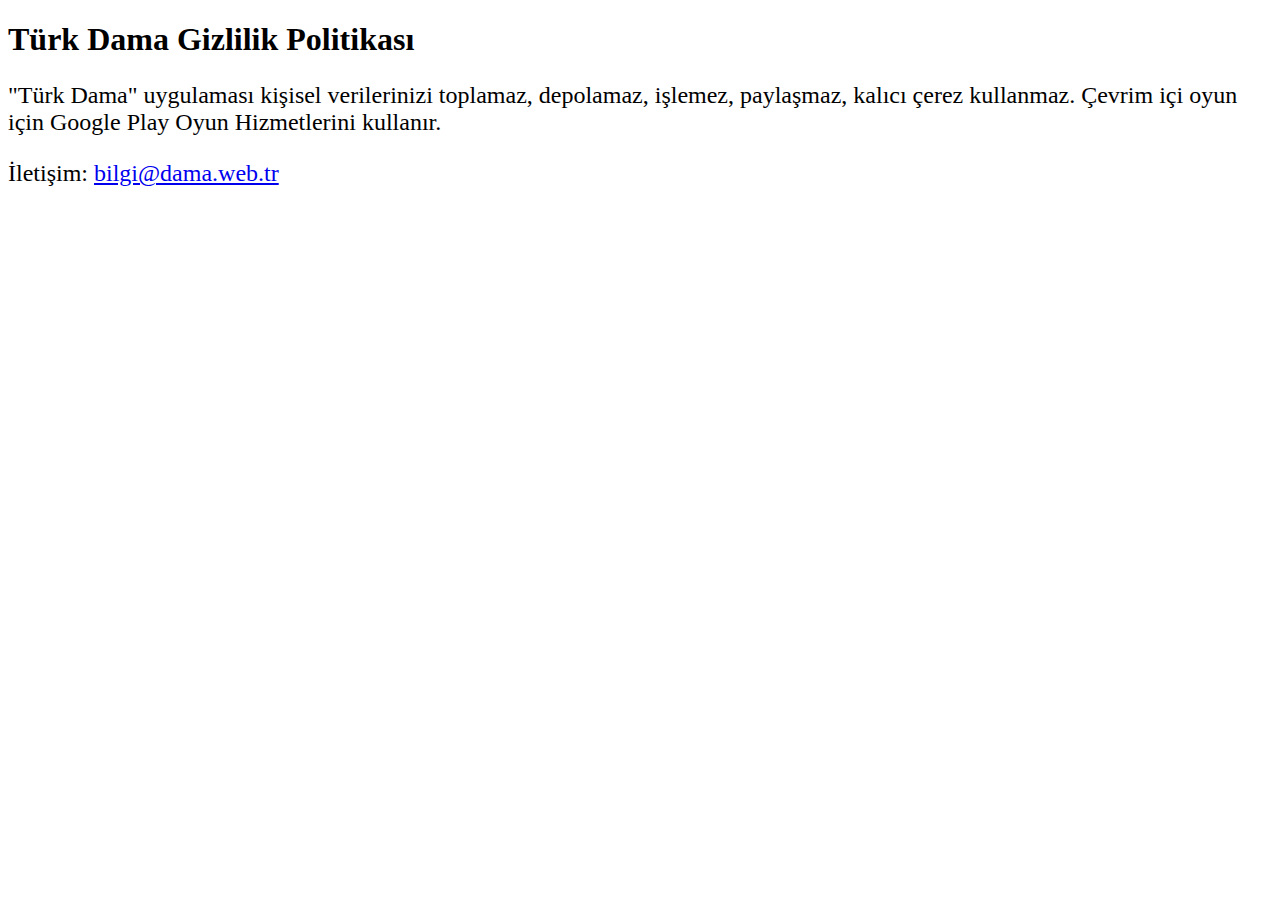
<file: docs/gizlilik.html>
<!doctype html>
<html lang="tr">
  <head>
    <meta charset="utf-8">
    <meta name="viewport" content="width=device-width, initial-scale=1">
    <title>Gizlilik Politikası</title>
    <style>p {font-size: x-large;}</style>
  </head>
  <body>
    <h1>Türk Dama Gizlilik Politikası</h1>
    <p>"Türk Dama" uygulaması
      kişisel verilerinizi toplamaz, depolamaz, işlemez, paylaşmaz, kalıcı çerez kullanmaz.
      Çevrim içi oyun için Google Play Oyun Hizmetlerini kullanır.
    </p>
    <p>İletişim: <a href="mailto:bilgi@dama.web.tr?subject=Türk Dama Gizlilik Politikası hakkında">bilgi@dama.web.tr</a></p>
  </body>
</html>
</file>
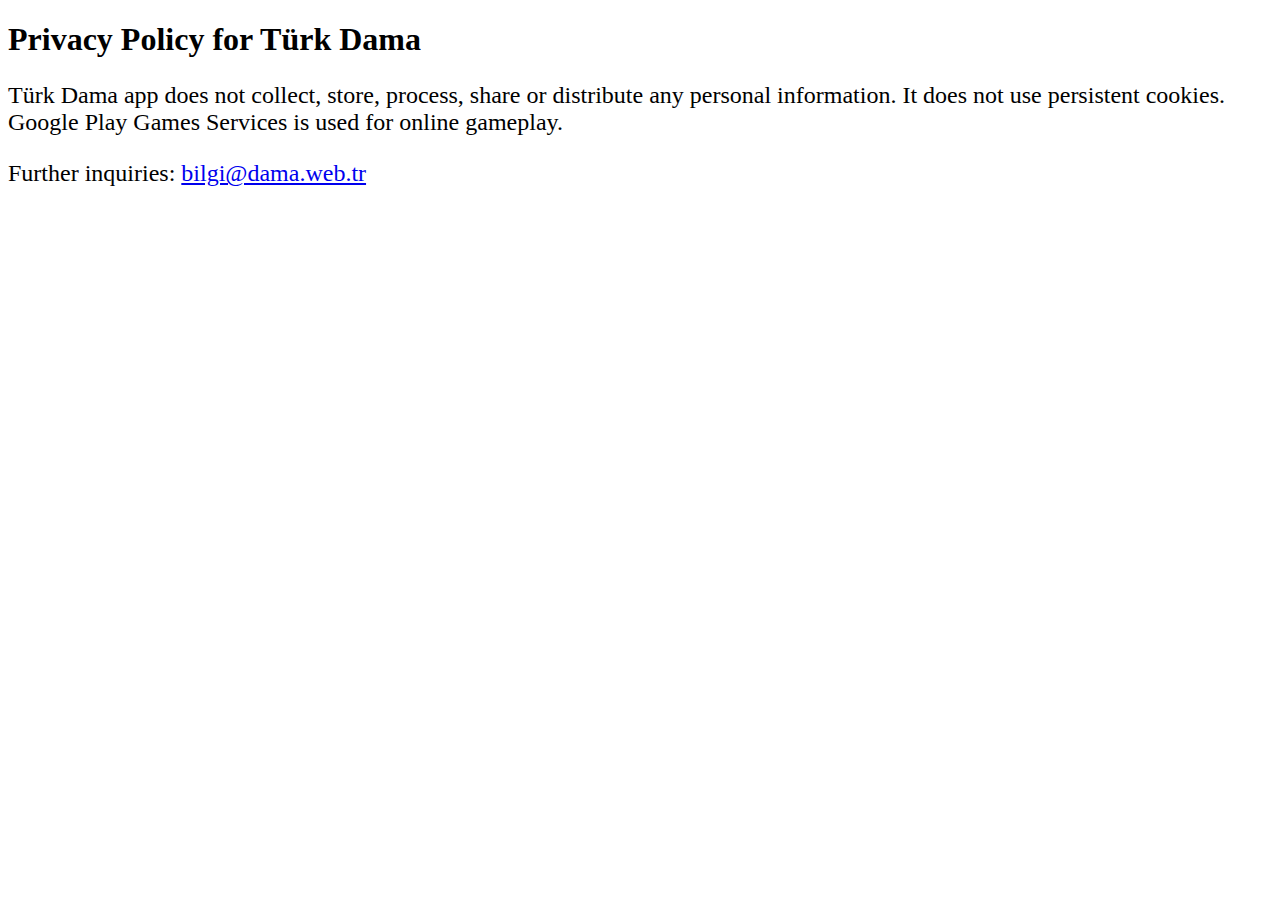
<file: docs/privacy.html>
<!doctype html>
<html>
  <head>
    <meta charset="utf-8">
    <meta name="viewport" content="width=device-width, initial-scale=1">
    <title>Privacy Policy</title>
    <style>p {font-size: x-large;}</style>
  </head>
  <body>
    <h1>Privacy Policy for Türk Dama</h1>
    <p>Türk Dama app does not collect, store, process, share or distribute any personal information. It does not use persistent cookies.
      Google Play Games Services is used for online gameplay.</p>
    <p>Further inquiries: <a href="mailto:bilgi@dama.web.tr?subject=About Türk Dama privacy policy">bilgi@dama.web.tr</a></p>
  </body>
</html>
</file>
<file: css/style.css>
/*---------------------------------------------------------------------------
 * Telif Hakkı/Copyright A. Alper Atıcı. Her Hakkı Saklıdır.
 * All Rights Reserved. This is not free software.
 *---------------------------------------------------------------------------*/
:root {
  --buton-en: 6vmin;
}

* {
  box-sizing: border-box;
}

body {
  margin: 0;
  font-family: system-ui, -apple-system, "Segoe UI", "Helvetica Neue", "Noto Sans", "Liberation Sans", Arial, sans-serif;
  font-size: 1rem;
  font-weight: 400;
  line-height: 1;
  background-color: #616247;
}

main {
  display: flex;
  justify-content: center;
  align-items: center;
  margin-left: auto;
  margin-right: auto;
}

.solüst {
  flex-direction: row;
}
.sağalt {
  flex-direction: row-reverse;
}

div object {
  height: min(100vmin, calc(100vw - calc(2 * var(--buton-en))));
  width: auto;
}

div button svg {
  width: var(--buton-en);
  height: var(--buton-en);
}

button {
  margin: 1.75vmin 0.75vmin;
  display: block;
  padding-left: 0.5vmin;
  padding-right: 0.5vmin;
}

.skor-svg {
  width: calc(1.75vmin + var(--buton-en));
  height: calc(1.25vmin + var(--buton-en));
}
.skor-btn-siyah, .skor-btn-beyaz {
  padding: 0;
  border: 0;
}

#çevrim {
  margin-top: 5vmin;
}

#yeni {
  margin-bottom: 5vmin;
}

.ikon {
  display: block;
  text-transform: none;
}

.yatay {
  display: block;
}
.düşey {
  display: none;
}

.oyun-sonu {
  animation-name: ani1;
  animation-duration: 1.33s;
  animation-iteration-count: infinite;
  animation-direction: alternate;
}
@keyframes ani1 {
  from {
    background-color: goldenrod;
  }
  to {
    background-color: #ffff99;
  }
}
.bağlı {
  background-color: #ffff99;
}
.bağlı:hover {
  background-color: #ffec80;
}
.bağlı:active {
  background-color: #ffff99;
}
.oyuncu-bağlı {
  background-color: white;
}

.mesaj-kutu {
  display: flex;
  align-items: center;
  padding-left: 2vmin;
  visibility: hidden;
  position: absolute;
  top: 14vmin;
  left: 7.5vmin;
  right: 7.5vmin;
  height: 20vmin;
  background-color: lightcyan;
  font-size: 8vmin;
  font-weight: bold;
  border: 0.66vmin solid darkolivegreen;
  border-radius: 2vmin;
  opacity: 0;
  transition: opacity 1s;
}
#mesaj2 {
  font-size: 6vmin;
  font-weight: normal;
}

@media screen and (orientation: portrait) {
  main {
    height: 100vh;
    align-content: center;
  }
  .solüst {
    flex-direction: column;
  }
  .sağalt {
    flex-direction: column-reverse;
  }

  div button svg {
    width: calc(var(--buton-en) + 0.85vh);
    height: calc(var(--buton-en) + 0.85vh);
  }

  button {
    margin: 1vmin 0.5vmin;
    display: inline;
    padding-top: 0.5vmin;
    padding-bottom: 0.5vmin;
  }
  div object {
    width: min(100vmin, calc(100vh - calc(2 * var(--buton-en))));
    height: auto;
  }
  #çevrim {
    margin-top: 0.75vmin;
  }
  #yeni {
    margin-bottom: 0.75vmin;
  }
  .yatay {
    display: none;
  }
  .düşey {
    display: block;
  }
}

.çerçeve {
  border: 2px solid dimgray;
  background-color: #EAE6DA;
}
</file>
